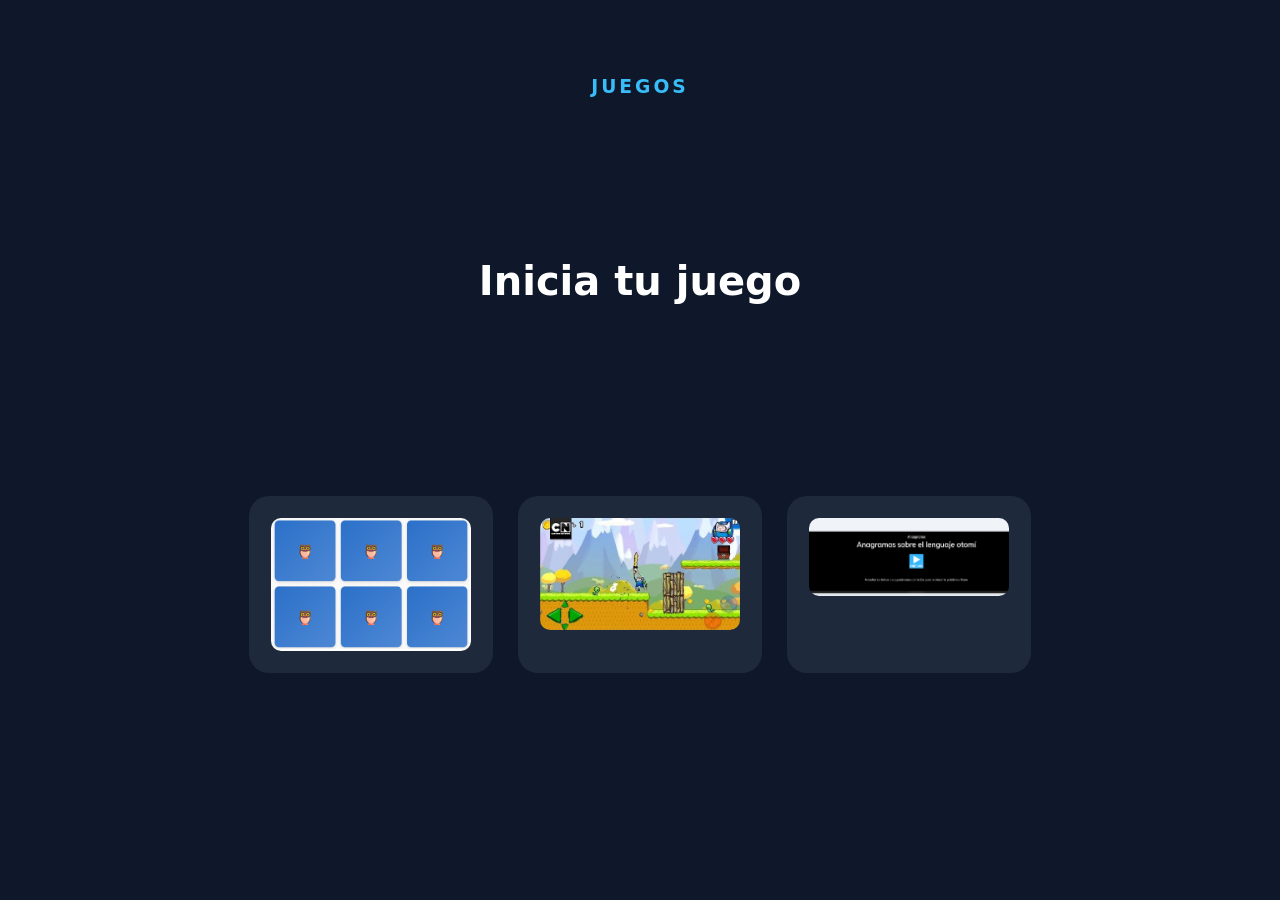
<file: juegos.html>
<!DOCTYPE html>
<html lang="en">
<head>
    <meta charset="UTF-8">
    <meta name="viewport" content="width=device-width, initial-scale=1.0">
    <title>Document</title>
</head>
<body>
    
<h3>JUEGOS</h3>
<h1>Inicia tu juego</h1>




<div class="container">
    <!-- Correcta -->
    <div class="card" onclick="location.href= 'memorama.html'">
        <img src="img/memorama.png" width="200px">
       
    </div>
    <!-- inCorrecta -->
    <div class="card" onclick= "location.href= 'saltar.html'">
         <img src="img/salta.youtube" width="200px">
    </div>
<!-- inCorrecta -->
    <div class="card" onclick="location.href='completar.html'">
        <img src="img/completa.png" width="200px">    
    </div>
</div>
</section>

    
</body>
    <style>
        body {
            margin: 0;
            min-height: 100vh;
            display: grid;
            place-items: center;
            background: #0f172a;
            color: #fff;
            font-family: system-ui, sans-serif;
            text-align: center;
        }

        h3 { color: #38bdf8; letter-spacing: 3px; margin: 0; }
        h1 { margin: 10px 0 40px; font-size: 2.5rem; }

        .container {
            display: flex;
            gap: 25px;
            flex-wrap: wrap;
            justify-content: center;
        }

        .card {
            background: #1e293b;
            padding: 20px;
            border-radius: 20px;
            border: 2px solid transparent;
            cursor: pointer;
            transition: 0.3s ease;
        }

        .card:hover {
            transform: translateY(-10px);
            border-color: #38bdf8;
            box-shadow: 0 10px 25px rgba(56, 189, 248, 0.3);
        }

        .card img { border-radius: 10px; display: block; }
    </style>
</html>
<section id="Juegos">
</file>
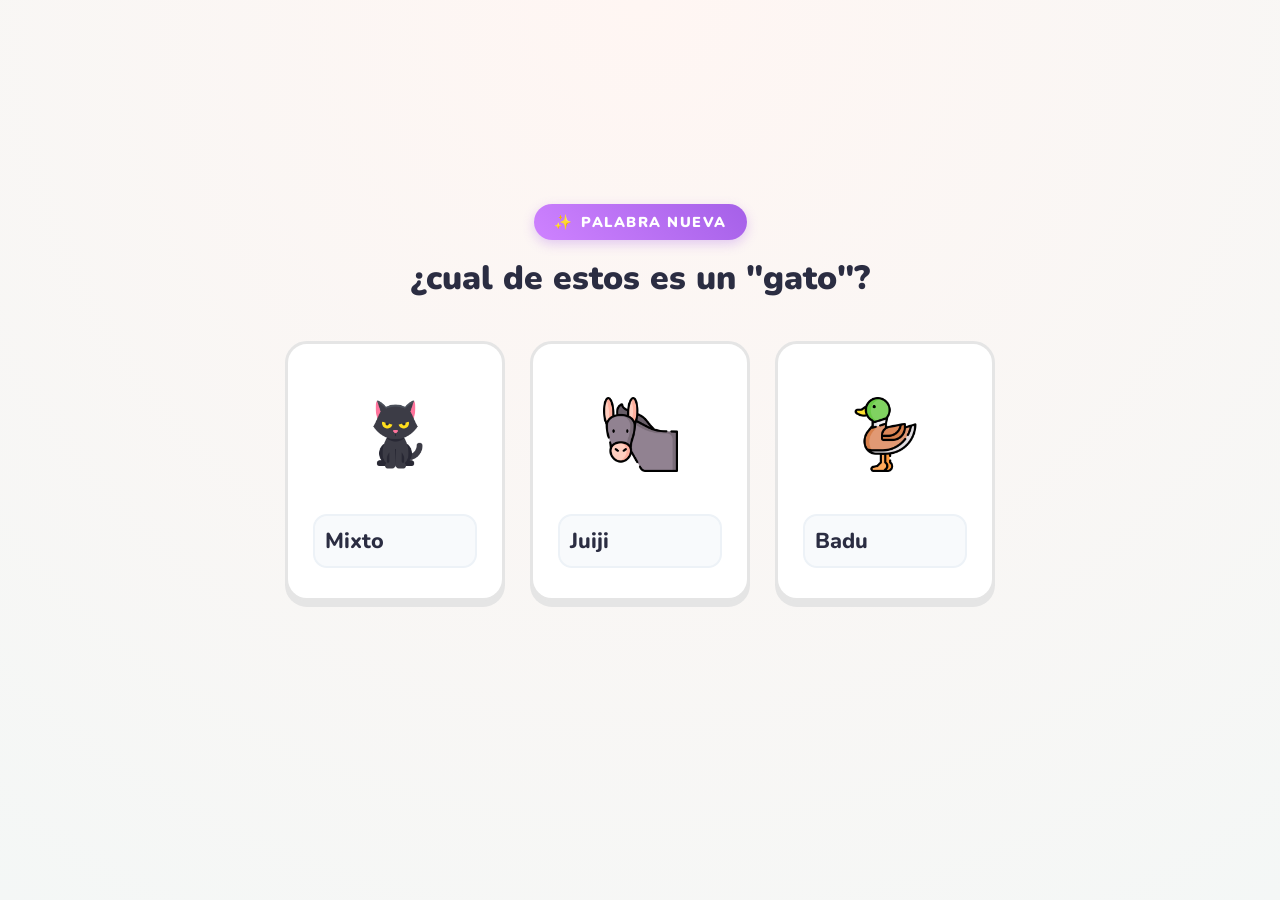
<file: leccion1.html>
<!DOCTYPE html>
<html lang="en">
<head>
    <meta charset="UTF-8">
    <meta name="viewport" content="width=device-width, initial-scale=1.0">
    <title>Document</title>
    <link rel="stylesheet" href="estilo.css">
</head>
<style>
    @import url('https://fonts.googleapis.com/css2?family=Nunito:wght@700;800;900&display=swap');

    :root {
        --primario: #ff5e3a;
        --verde-ok: #58cc02;
        --verde-sombra: #46a302;
        --rojo-error: #ff4b4b;
        --rojo-sombra: #d33131;
        --azul: #1cb0f6;
        --fondo: #f4f7f6;
        --blanco: #ffffff;
        --texto: #2b2d42;
    }

    * {
        margin: 0;
        padding: 0;
        box-sizing: border-box;
        font-family: 'Nunito', sans-serif !important;
    }

    body {
        min-height: 100vh;
        background: radial-gradient(circle at top, #fff6f3, var(--fondo));
        display: flex;
        flex-direction: column;
        align-items: center;
        justify-content: center;
        padding: 30px 20px;
        color: var(--texto);
    }

    /* Etiqueta superior "PALABRA NUEVA" */
    h3 {
        background: linear-gradient(45deg, #ce82ff, #a560e8);
        color: var(--blanco);
        font-size: 0.9rem;
        font-weight: 900;
        letter-spacing: 1.5px;
        padding: 8px 20px;
        border-radius: 50px;
        margin-bottom: 15px;
        box-shadow: 0 4px 12px rgba(165, 96, 232, 0.3);
        display: inline-flex;
        align-items: center;
        gap: 8px;
    }

    h3::before {
        content: "✨";
    }

    /* Pregunta principal */
    h1 {
        font-size: 2.1rem;
        font-weight: 900;
        color: var(--texto);
        margin-bottom: 40px;
        text-align: center;
    }

    /* Contenedor de tarjetas en fila */
    .contenedor {
        display: flex;
        justify-content: center;
        align-items: stretch;
        gap: 25px;
        flex-wrap: wrap;
        max-width: 850px;
        width: 100%;
    }

    /* Tarjetas interactivas estilo 3D */
    .card {
        background: var(--blanco);
        border: 3px solid #e5e5e5;
        box-shadow: 0 6px 0 #e5e5e5;
        border-radius: 22px;
        padding: 30px 25px;
        width: 220px;
        cursor: pointer;
        display: flex;
        flex-direction: column;
        align-items: center;
        justify-content: space-between;
        transition: all 0.18s cubic-bezier(0.175, 0.885, 0.32, 1.275);
        user-select: none;
    }

    /* Ocultar el <br> extra de la segunda tarjeta para alinear todas igual */
    .card br {
        display: none;
    }

    .card img {
        width: 120px;
        height: 120px;
        object-fit: contain;
        margin-bottom: 20px;
        transition: transform 0.25s ease;
    }

    .card p {
        font-size: 1.35rem;
        font-weight: 800;
        color: var(--texto);
        background: #f8fafc;
        width: 100%;
        padding: 10px;
        border-radius: 14px;
        border: 2px solid #edf2f7;
        transition: all 0.2s ease;
    }

    /* Efecto al pasar el mouse */
    .card:hover {
        border-color: var(--azul);
        box-shadow: 0 8px 0 var(--azul);
        transform: translateY(-6px);
    }

    .card:hover img {
        transform: scale(1.12) rotate(3deg);
    }

    .card:hover p {
        color: var(--azul);
        border-color: #bae6fd;
        background: #f0f9ff;
    }

    /* Efecto al presionar */
    .card:active {
        transform: translateY(3px);
        box-shadow: 0 2px 0 var(--azul);
    }

    /* --- ESTADOS DE RESPUESTA (JS) --- */
    .card.correcta {
        background-color: #d7ffb8;
        border-color: var(--verde-ok) !important;
        box-shadow: 0 6px 0 var(--verde-sombra) !important;
        animation: saltoAcierto 0.4s ease;
    }

    .card.correcta p {
        background-color: var(--verde-ok);
        color: var(--blanco);
        border-color: var(--verde-sombra);
    }

    .card.incorrecta {
        background-color: #ffdfe0;
        border-color: var(--rojo-error) !important;
        box-shadow: 0 6px 0 var(--rojo-sombra) !important;
        animation: sacudidaError 0.4s ease;
    }

    .card.incorrecta p {
        background-color: var(--rojo-error);
        color: var(--blanco);
        border-color: var(--rojo-sombra);
    }

    @keyframes saltoAcierto {
        0%, 100% { transform: scale(1); }
        50% { transform: scale(1.08); }
    }

    @keyframes sacudidaError {
        0%, 100% { transform: translateX(0); }
        25% { transform: translateX(-8px); }
        75% { transform: translateX(8px); }
    }

    /* Barra inferior de retroalimentación */
    #barra-resultado {
        margin-top: 35px;
        padding: 16px 35px;
        border-radius: 18px;
        font-size: 1.2rem;
        font-weight: 900;
        opacity: 0;
        transform: translateY(15px);
        transition: all 0.3s ease;
        min-height: 60px;
        display: flex;
        align-items: center;
        justify-content: center;
    }

    #barra-resultado.visible {
        opacity: 1;
        transform: translateY(0);
    }

    .msg-ok {
        background: #d7ffb8;
        color: var(--verde-sombra);
        border: 2px solid var(--verde-ok);
    }

    .msg-error {
        background: #ffdfe0;
        color: var(--rojo-sombra);
        border: 2px solid var(--rojo-error);
    }

    /* Adaptable a celular */
    @media (max-width: 600px) {
        h1 { font-size: 1.6rem; }
        .card { width: 100%; max-width: 300px; flex-direction: row; padding: 15px 20px; }
        .card img { width: 70px; height: 70px; margin-bottom: 0; margin-right: 15px; }
    }
</style>

<script>
    document.addEventListener("DOMContentLoaded", () => {
        const tarjetas = document.querySelectorAll(".card");
        
        // Crear barra de mensaje debajo del contenedor
        const barra = document.createElement("div");
        barra.id = "barra-resultado";
        document.body.appendChild(barra);

        tarjetas.forEach(card => {
            card.addEventListener("click", () => {
                // Limpiar estados anteriores
                tarjetas.forEach(c => c.classList.remove("correcta", "incorrecta"));

                const palabra = card.querySelector("p").textContent.trim().toLowerCase();

                if (palabra === "mixto") {
                    card.classList.add("correcta");
                    barra.textContent = "🎉 ¡Excelente! 'Mixto' significa gato en otomí.";
                    barra.className = "visible msg-ok";
                } else {
                    card.classList.add("incorrecta");
                    barra.textContent = "❌ ¡Ups! Ese no es un gato. Inténtalo de nuevo.";
                    barra.className = "visible msg-error";
                }
            });
        });
    });
</script>
<body>
    <h3>PALABRA NUEVA</h3>
    <h1>¿cual de estos es un "gato"?</h1>
    <div class="contenedor">

        <div class="card">
        <img src="img/gato-negro.png" width="100px">
        <p>Mixto</p>
        </div>


        <div class="card"> <br>
            <img src="img/burro.png" width="100px">
            <p>Juiji</p>
        </div>

        <div class="card">
            <img src="img/pato.png" width="100px">
            <p>Badu</p>
        </div>

    </div>
</body>
</html>
</file>
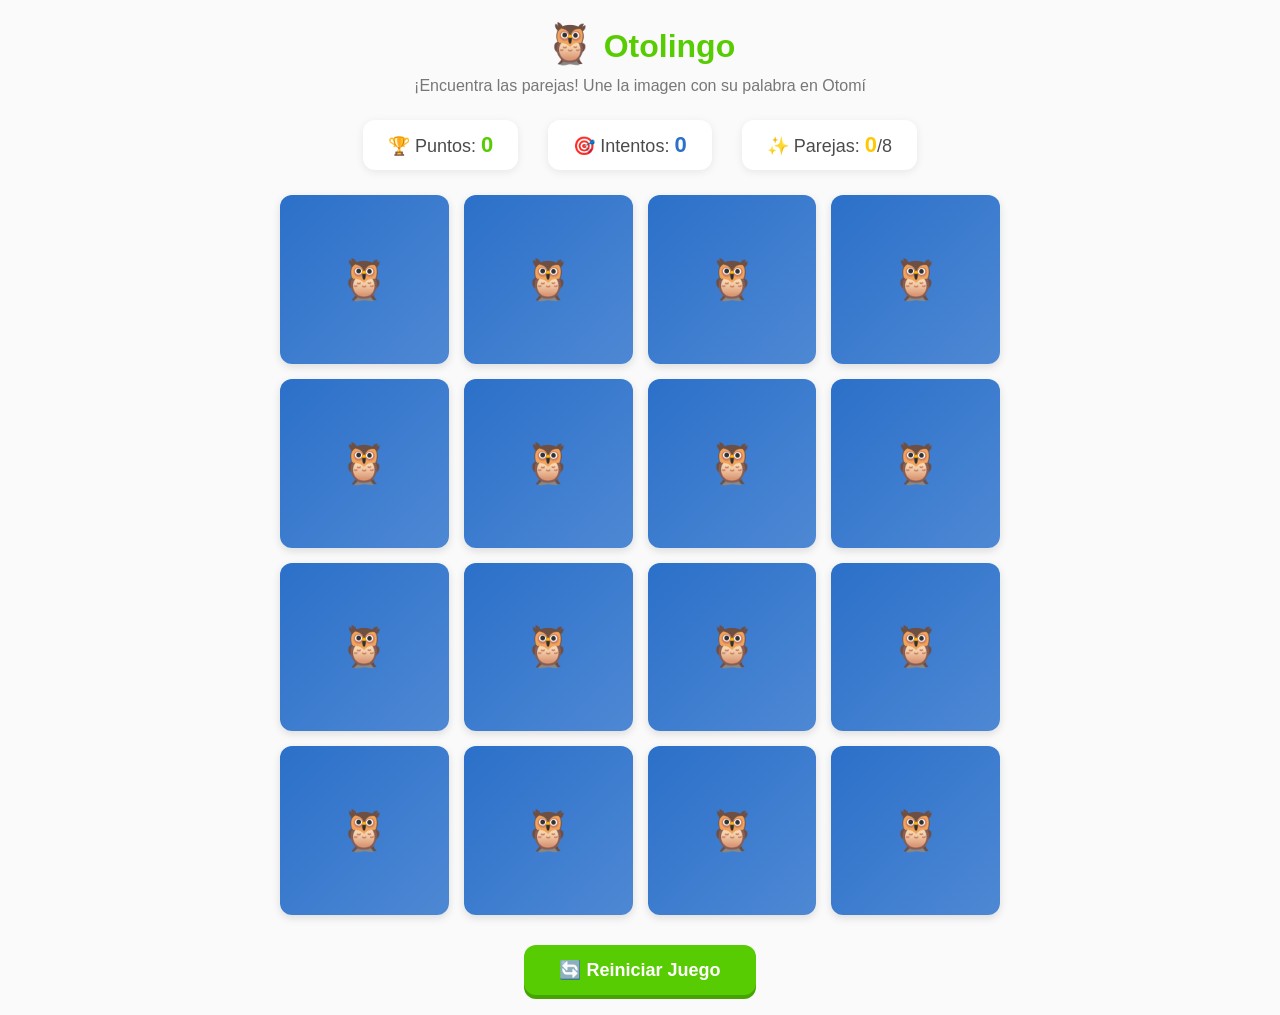
<file: memorama.html>
<!DOCTYPE html>
<html lang="es">
<head>
    <meta charset="UTF-8">
    <meta name="viewport" content="width=device-width, initial-scale=1.0">
    <title>Otolingo 🦉 - Memorama con Imágenes</title>
    <style>
        * {
            margin: 0;
            padding: 0;
            box-sizing: border-box;
            font-family: 'Arial Rounded MT Bold', sans-serif;
        }




        :root {
            --verde: #58CC02;
            --verde-oscuro: #46A302;
            --azul: #2B70C9;
            --azul-claro: #4E88D4;
            --amarillo: #FFC800;
            --rojo: #FF4B4B;
            --gris: #E5E5E5;
            --texto: #4B4B4B;
            --fondo: #FAFAFA;
        }




        body {
            background-color: var(--fondo);
            color: var(--texto);
            min-height: 100vh;
            padding: 20px;
        }




        header {
            text-align: center;
            margin-bottom: 25px;
        }




        h1 {
            font-size: 32px;
            color: var(--verde);
            margin-bottom: 10px;
        }




        h1 span {
            font-size: 40px;
        }




        .subtitulo {
            font-size: 16px;
            color: #777;
        }




        .info-juego {
            display: flex;
            justify-content: center;
            gap: 30px;
            margin-bottom: 25px;
            font-size: 18px;
            flex-wrap: wrap;
        }




        .puntuacion, .intentos, .encontrados {
            background: white;
            padding: 12px 25px;
            border-radius: 12px;
            box-shadow: 0 2px 8px rgba(0,0,0,0.08);
        }




        .puntuacion span { color: var(--verde); font-weight: bold; font-size: 22px; }
        .intentos span { color: var(--azul); font-weight: bold; font-size: 22px; }
        .encontrados span { color: var(--amarillo); font-weight: bold; font-size: 22px; }




        /* TABLERO */
        .tablero {
            max-width: 720px;
            margin: 0 auto;
            display: grid;
            grid-template-columns: repeat(4, 1fr);
            gap: 15px;
        }




        /* TARJETAS */
        .tarjeta {
            aspect-ratio: 1 / 1;
            position: relative;
            cursor: pointer;
            transform-style: preserve-3d;
            transition: transform 0.5s ease;
        }




        .tarjeta.volteada {
            transform: rotateY(180deg);
        }




        .cara {
            position: absolute;
            width: 100%;
            height: 100%;
            border-radius: 12px;
            display: flex;
            align-items: center;
            justify-content: center;
            backface-visibility: hidden;
            box-shadow: 0 3px 8px rgba(0,0,0,0.12);
        }




        .trasera {
            background: linear-gradient(135deg, var(--azul), var(--azul-claro));
            font-size: 40px;
        }




        .frente {
            background: white;
            border: 3px solid var(--amarillo);
            transform: rotateY(180deg);
            flex-direction: column;
            padding: 8px;
        }




        .emoji {
            font-size: 48px;
            margin-bottom: 5px;
        }




        .palabra {
            font-size: 16px;
            font-weight: bold;
            color: var(--azul);
            text-align: center;
        }




        .tarjeta.acertada .frente {
            background: #E8FFE8;
            border-color: var(--verde);
        }




        /* BOTONES */
        .contenedor-boton {
            text-align: center;
            margin-top: 30px;
        }




        .boton {
            background: var(--verde);
            color: white;
            border: none;
            padding: 14px 35px;
            font-size: 18px;
            border-radius: 12px;
            cursor: pointer;
            font-weight: bold;
            box-shadow: 0 4px 0 var(--verde-oscuro);
            transition: all 0.1s;
        }




        .boton:active {
            transform: translateY(4px);
            box-shadow: none;
        }




        /* MENSAJE FINAL */
        .mensaje-final {
            position: fixed;
            top: 50%;
            left: 50%;
            transform: translate(-50%, -50%);
            background: white;
            padding: 40px;
            border-radius: 20px;
            box-shadow: 0 6px 25px rgba(0,0,0,0.2);
            text-align: center;
            z-index: 100;
            display: none;
        }




        .mensaje-final h2 {
            font-size: 28px;
            color: var(--verde);
            margin-bottom: 15px;
        }




        .mensaje-final p {
            font-size: 18px;
            margin-bottom: 20px;
        }




        .oculto {
            display: none !important;
        }




        /* Responsivo */
        @media (max-width: 600px) {
            .tablero {
                grid-template-columns: repeat(3, 1fr);
            }
            .emoji {
                font-size: 36px;
            }
            .palabra {
                font-size: 13px;
            }
        }
    </style>
</head>
<body>




    <header>
        <h1><span>🦉</span> Otolingo</h1>
        <p class="subtitulo">¡Encuentra las parejas! Une la imagen con su palabra en Otomí</p>
    </header>




    <div class="info-juego">
        <div class="puntuacion">🏆 Puntos: <span id="puntos">0</span></div>
        <div class="intentos">🎯 Intentos: <span id="intentos">0</span></div>
        <div class="encontrados">✨ Parejas: <span id="encontrados">0</span>/8</div>
    </div>




    <div class="tablero" id="tablero"></div>




    <div class="contenedor-boton">
        <button class="boton" onclick="reiniciarJuego()">🔄 Reiniciar Juego</button>
    </div>




    <!-- MENSAJE FINAL -->
    <div class="mensaje-final" id="mensajeFinal">
        <h2>🎉 ¡Felicidades!</h2>
        <p>Has encontrado todas las parejas en <strong id="totalIntentos">0</strong> intentos</p>
        <p>Puntuación final: <strong id="puntosFinal">0</strong> puntos</p>
        <button class="boton" onclick="cerrarMensaje(); reiniciarJuego();">¡Jugar otra vez!</button>
    </div>




    <script>
        // ==========================================
        // BASE DE DATOS: IMAGEN ↔ PALABRA EN OTOMÍ
        // ==========================================
      const parejas = [
            { imagen: "🐕", palabra: "F'yo", nombre: "Perro" },
            { imagen: "🐱", palabra: "Mixtu", nombre: "Gato" },
            { imagen: "🏠", palabra: "Nguu", nombre: "Casa" },
            { imagen: "💧", palabra: "Deje", nombre: "Agua" },
            { imagen: "🌽", palabra: "dethä", nombre: "Maíz" },
            { imagen: "☀️", palabra: "Jädi", nombre: "Sol" },
            { imagen: "🌙", palabra: "Zänä", nombre: "Luna" },
            { imagen: "👋", palabra: "Jaxia", nombre: "Hola" }
        ];






        // ==========================================
        // VARIABLES DEL JUEGO
        // ==========================================
        let puntos = 0;
        let intentos = 0;
        let parejasEncontradas = 0;
        let tarjetasVolteadas = [];
        let bloqueado = false;




        // ==========================================
        // INICIAR JUEGO
        // ==========================================
        function iniciarJuego() {
            puntos = 0;
            intentos = 0;
            parejasEncontradas = 0;
            tarjetasVolteadas = [];
            bloqueado = false;
           
            actualizarPuntuacion();
            generarTarjetas();
        }




        // ==========================================
        // MEZCLAR ARRAY
        // ==========================================
        function mezclar(array) {
            return array.slice().sort(() => Math.random() - 0.5);
        }




        // ==========================================
        // GENERAR TARJETAS
        // ==========================================
        function generarTarjetas() {
            const tablero = document.getElementById('tablero');
            tablero.innerHTML = "";




            // Crear pares: una tarjeta con IMAGEN y otra con la PALABRA en Otomí
            let tarjetas = [];
            parejas.forEach((par, indice) => {
                // Tarjeta con imagen
                tarjetas.push({ tipo: "imagen", contenido: par.imagen, parId: indice });
                // Tarjeta con palabra en Otomí
                tarjetas.push({ tipo: "palabra", contenido: par.palabra, parId: indice });
            });




            // Mezclar las tarjetas
            tarjetas = mezclar(tarjetas);




            // Crear cada tarjeta en el HTML
            tarjetas.forEach((datos) => {
                const tarjeta = document.createElement('div');
                tarjeta.className = 'tarjeta';
                tarjeta.dataset.parId = datos.parId;
                tarjeta.dataset.tipo = datos.tipo;
               
                if (datos.tipo === "imagen") {
                    tarjeta.innerHTML = `
                        <div class="cara trasera">🦉</div>
                        <div class="cara frente">
                            <div class="emoji">${datos.contenido}</div>
                        </div>
                    `;
                } else {
                    tarjeta.innerHTML = `
                        <div class="cara trasera">🦉</div>
                        <div class="cara frente">
                            <div class="palabra">${datos.contenido}</div>
                        </div>
                    `;
                }
               
                tarjeta.onclick = () => voltearTarjeta(tarjeta);
                tablero.appendChild(tarjeta);
            });
        }




        // ==========================================
        // VOLTEAR TARJETA
        // ==========================================
        function voltearTarjeta(tarjeta) {
            if (bloqueado) return;
            if (tarjeta.classList.contains('volteada')) return;
            if (tarjeta.classList.contains('acertada')) return;




            tarjeta.classList.add('volteada');
            tarjetasVolteadas.push(tarjeta);




            if (tarjetasVolteadas.length === 2) {
                intentos++;
                actualizarPuntuacion();
                comprobarPareja();
            }
        }




        // ==========================================
        // COMPROBAR SI SON PAREJA
        // ==========================================
        function comprobarPareja() {
            bloqueado = true;
            const t1 = tarjetasVolteadas[0];
            const t2 = tarjetasVolteadas[1];




            if (t1.dataset.parId === t2.dataset.parId) {
                // ✅ ¡ENCONTRÓ LA PAREJA!
                puntos += 10;
                parejasEncontradas++;
               
                setTimeout(() => {
                    t1.classList.add('acertada');
                    t2.classList.add('acertada');
                    t1.style.cursor = "default";
                    t2.style.cursor = "default";
                    actualizarPuntuacion();
                   
                    if (parejasEncontradas === parejas.length) {
                        setTimeout(mostrarMensajeFinal, 500);
                    }
                   
                    tarjetasVolteadas = [];
                    bloqueado = false;
                }, 600);
               
            } else {
                // ❌ NO SON IGUALES
                setTimeout(() => {
                    t1.classList.remove('volteada');
                    t2.classList.remove('volteada');
                    tarjetasVolteadas = [];
                    bloqueado = false;
                }, 1000);
            }
        }




        function actualizarPuntuacion() {
            document.getElementById('puntos').textContent = puntos;
            document.getElementById('intentos').textContent = intentos;
            document.getElementById('encontrados').textContent = `${parejasEncontradas}`;
        }




        function mostrarMensajeFinal() {
            document.getElementById('totalIntentos').textContent = intentos;
            document.getElementById('puntosFinal').textContent = puntos;
            document.getElementById('mensajeFinal').style.display = "block";
        }




        function cerrarMensaje() {
            document.getElementById('mensajeFinal').style.display = "none";
        }




        function reiniciarJuego() {
            cerrarMensaje();
            iniciarJuego();
        }




        window.onload = iniciarJuego;
    </script>
</body>
</html>
</file>
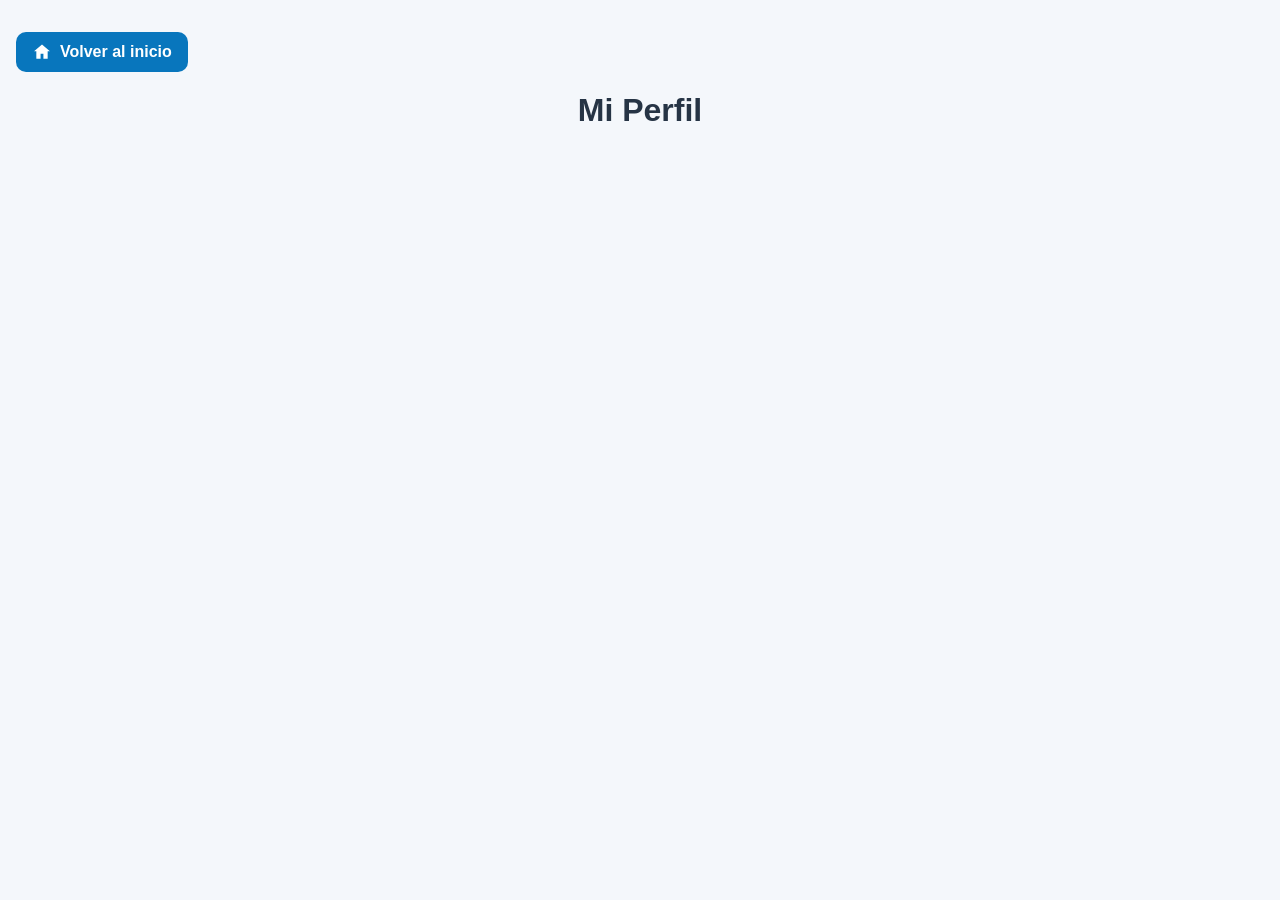
<file: perfil.html>
<!DOCTYPE html>
<html lang="es">
<head>
    <meta charset="UTF-8">
    <title>Progreso de usuarios</title>
    <style>
        body {
            margin: 0;
            padding: 32px 16px;
            background: #f4f7fb;
            color: #263445;
            font-family: Arial, sans-serif;
        }


        h1 {
            margin: 0 0 24px;
            color: #263445;
            text-align: center;
        }


        .boton-inicio {
            display: inline-flex;
            align-items: center;
            gap: 8px;
            margin-bottom: 20px;
            padding: 10px 16px;
            border-radius: 10px;
            background: #0876bd;
            color: #fff;
            font-weight: 600;
            text-decoration: none;
            transition: background-color 0.2s ease;
        }


        .boton-inicio:hover {
            background: #065d96;
        }


        .boton-inicio:focus-visible {
            outline: 3px solid #263445;
            outline-offset: 3px;
        }


        #contenedor {
            width: min(100%, 720px);
            margin: 0 auto;
        }


        .perfil-card {
            padding: 28px;
            background: #fff;
            border: 1px solid #e5eaf0;
            border-radius: 18px;
            box-shadow: 0 8px 24px rgba(38, 52, 69, 0.08);
        }


        .foto-perfil-container {
            display: flex;
            justify-content: center;
            margin-bottom: 16px;
        }


        .foto-perfil {
            width: 112px;
            height: 112px;
            border: 4px solid #e6f4ff;
            border-radius: 50%;
            object-fit: cover;
        }


        .perfil-card h2 {
            margin: 0 0 18px;
            color: #263445;
            text-align: center;
        }


        .datos-perfil,
        .detalles-progreso {
            color: #526174;
        }


        .datos-perfil p,
        .detalles-progreso p {
            margin: 8px 0;
            overflow-wrap: anywhere;
        }


        .titulo-progreso {
            margin: 28px 0 14px;
            color: #263445;
            font-size: 18px;
        }


        .estadisticas {
            display: grid;
            grid-template-columns: repeat(3, minmax(0, 1fr));
            gap: 14px;
        }


        .estadistica {
            display: flex;
            min-height: 120px;
            flex-direction: column;
            align-items: center;
            justify-content: center;
            gap: 6px;
            padding: 16px 10px;
            border-radius: 14px;
            text-align: center;
        }


        .estadistica--porcentaje {
            background: #e6f4ff;
            color: #0876bd;
        }


        .estadistica--experiencia {
            background: #f0eaff;
            color: #7041bd;
        }


        .estadistica--racha {
            background: #fff0df;
            color: #c76a12;
        }


        .estadistica-label {
            font-size: 14px;
            font-weight: 600;
        }


        .estadistica-valor {
            font-size: 30px;
            line-height: 1.1;
        }


        .estadistica-detalle {
            font-size: 13px;
        }


        .detalles-progreso {
            margin-top: 20px;
            padding-top: 12px;
            border-top: 1px solid #e5eaf0;
        }


        @media (max-width: 520px) {
            .perfil-card {
                padding: 20px 16px;
            }


            .estadisticas {
                grid-template-columns: 1fr;
                gap: 10px;
            }


            .estadistica {
                min-height: 96px;
            }
        }


    </style>
</head>
<body>


<a class="boton-inicio" href="index.html">
    <svg aria-hidden="true" viewBox="0 0 24 24" width="20" height="20" fill="currentColor">
        <path d="M12 3 2.5 11h2.7v9h5.1v-5.8h3.4V20h5.1v-9h2.7L12 3z"/>
    </svg>
    <span>Volver al inicio</span>
</a>


<h1>Mi Perfil</h1>


<div id="contenedor"></div>


<script src="app.js"></script>


</body>
</html>
</file>
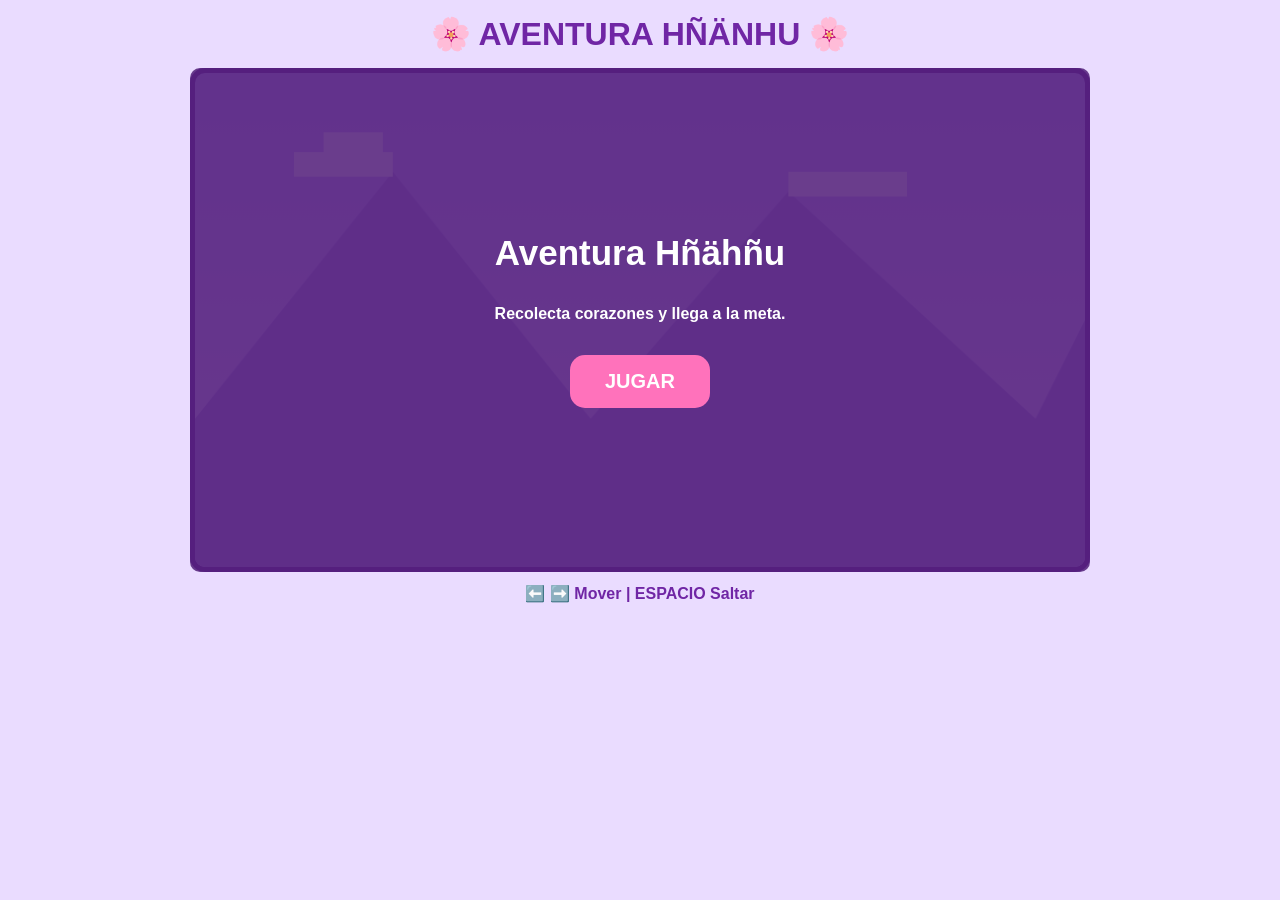
<file: saltar.html>
<!DOCTYPE html>
<html lang="es">
<head>
<meta charset="UTF-8">
<meta name="viewport" content="width=device-width, initial-scale=1.0">
<title>Aventura Hñähñu</title>
<style>
*{
    margin: 0;
    padding: 0;
    box-sizing: border-box;
}




body {
    background: #eadcff;
    font-family: Arial, sans-serif;
    text-align: center;
}




h1 {
    color: #7026a5;
    margin: 15px;
}




#contenedor {
    width: 900px;
    max-width: 95%;
    margin: auto;
    position: relative;
}




canvas {
    width: 100%;
    background: linear-gradient(#c9a7ff, #f4cfff);
    border: 5px solid #7026a5;
    border-radius: 15px;
    display: block;
}




#menu {
    position: absolute;
    top: 0;
    left: 0;
    width: 100%;
    height: 100%;
    background: rgba(80, 30, 120, 0.85);
    color: white;
    display: flex;
    flex-direction: column;
    justify-content: center;
    align-items: center;
    border-radius: 10px;
    gap: 20px;
}




#menu h2 {
    font-size: 35px;
}




button {
    background: #ff72bb;
    border: none;
    padding: 15px 35px;
    border-radius: 15px;
    font-size: 20px;
    color: white;
    cursor: pointer;
    font-weight: bold;
}




button:hover {
    background: #ff43a3;
}




p {
    margin: 12px;
    color: #7026a5;
    font-weight: bold;
}
</style>
</head>




<body>




<h1>🌸 AVENTURA HÑÄNHU 🌸</h1>




<div id="contenedor">




<canvas id="juego" width="900" height="500"></canvas>




<div id="menu">
    <h2 id="titulo">Aventura Hñähñu</h2>
    <p style="color:white">Recolecta corazones y llega a la meta.</p>
    <button onclick="iniciar()">JUGAR</button>
</div>




</div>




<p>⬅️ ➡️ Mover | ESPACIO Saltar</p>




<script>
const canvas = document.getElementById("juego");
const ctx = canvas.getContext("2d");
const menu = document.getElementById("menu");
const titulo = document.getElementById("titulo");




let jugador;
let plataformas;
let corazones;
let obstaculos;
let teclas = {};
let puntos = 0;
let vidas = 3;
let jugando = false;
let camara = 0;
let meta = 3500;




const gravedad = 0.6;




function iniciar() {
    puntos = 0;
    vidas = 3;
    camara = 0;




    jugador = {
        x: 50,
        y: 350,
        w: 35,
        h: 45,
        vx: 0,
        vy: 0,
        suelo: false
    };




    plataformas = [
        {x:0,y:430,w:400,h:70},
        {x:500,y:370,w:180,h:30},
        {x:780,y:320,w:180,h:30},
        {x:1100,y:400,w:300,h:70},
        {x:1500,y:340,w:200,h:30},
        {x:1800,y:290,w:180,h:30},
        {x:2100,y:420,w:350,h:70},
        {x:2600,y:350,w:200,h:30},
        {x:3000,y:400,w:600,h:70}
    ];




    corazones = [
        {x:250,y:350},
        {x:570,y:300},
        {x:850,y:250},
        {x:1200,y:330},
        {x:1550,y:280},
        {x:1850,y:230},
        {x:2200,y:350},
        {x:2650,y:290},
        {x:3200,y:330}
    ];




    obstaculos = [
        {x:600,y:345,w:30,h:25},
        {x:1250,y:375,w:35,h:25},
        {x:2250,y:395,w:35,h:25},
        {x:3150,y:375,w:35,h:25}
    ];




    jugador.x = 50;
    jugador.y = 350;




    jugando = true;
    menu.style.display = "none";




    actualizar();
}




// DIBUJAR JUGADOR
function dibujarJugador() {
    let x = jugador.x - camara;
    let y = jugador.y;




    // Cabello
    ctx.fillStyle = "#382044";
    ctx.fillRect(x+5,y,x+0?25:25,15);
    ctx.fillRect(x,y+10,35,25);




    // Cara
    ctx.fillStyle = "#f4c49c";
    ctx.fillRect(x+8,y+10,20,20);




    // Ojos
    ctx.fillStyle = "#222";
    ctx.fillRect(x+12,y+17,3,4);
    ctx.fillRect(x+22,y+17,3,4);




    // Blusa
    ctx.fillStyle = "#ffffff";
    ctx.fillRect(x+5,y+30,25,10);




    // Falda
    ctx.fillStyle = "#a64bd4";
    ctx.fillRect(x+2,y+38,31,7);




    // Piernas
    ctx.fillStyle = "#382044";
    ctx.fillRect(x+8,y+45,6,8);
    ctx.fillRect(x+22,y+45,6,8);




    // Moño
    ctx.fillStyle = "#ff69b4";
    ctx.fillRect(x+25,y+3,10,5);
}




// DIBUJAR ESCENARIO
function dibujarMundo() {
    ctx.clearRect(0,0,900,500);




    // Montañas
    ctx.fillStyle = "#b38be8";
    ctx.beginPath();
    ctx.moveTo(0,350);
    ctx.lineTo(200,100);
    ctx.lineTo(400,350);
    ctx.lineTo(600,120);
    ctx.lineTo(850,350);
    ctx.lineTo(900,250);
    ctx.lineTo(900,500);
    ctx.lineTo(0,500);
    ctx.fill();




    // Nubes
    ctx.fillStyle = "#fff1ff";
    ctx.fillRect(100,80,100,25);
    ctx.fillRect(130,60,60,25);
    ctx.fillRect(600,100,120,25);




    // Plataformas
    plataformas.forEach(p => {
        let x = p.x-camara;




        ctx.fillStyle = "#7b3f2a";
        ctx.fillRect(x,p.y,p.w,p.h);




        ctx.fillStyle = "#65d85c";
        ctx.fillRect(x,p.y,p.w,12);




        ctx.fillStyle = "#9bff83";
        for(let i=0;i<p.w;i+=20){
            ctx.fillRect(x+i,p.y-3,10,5);
        }
    });




    // Corazones
    corazones.forEach(c => {
        ctx.font = "30px Arial";
        ctx.fillText("💗",c.x-camara,c.y);
    });


    // Meta
    ctx.fillStyle = "#7131a5";
    ctx.fillRect(meta-camara,280,8,150);




    ctx.font = "40px Arial";
    ctx.fillText("🏁",meta-camara-20,280);




    dibujarJugador();




    // HUD
    ctx.fillStyle = "#6d299a";
    ctx.font = "bold 22px Arial";
    ctx.fillText("💗 Vidas: "+vidas,20,35);
    ctx.fillText("⭐ Puntos: "+puntos,700,35);
}




// COLISIONES
function colision(a,b) {
    return a.x < b.x+b.w &&
           a.x+a.w > b.x &&
           a.y < b.y+b.h &&
           a.y+a.h > b.y;
}




// ACTUALIZAR JUGADOR
function mover() {
    jugador.vx = 0;




    if(teclas["ArrowRight"]) jugador.vx = 5;
    if(teclas["ArrowLeft"]) jugador.vx = -5;




    jugador.x += jugador.vx;
    jugador.vy += gravedad;
    jugador.y += jugador.vy;




    jugador.suelo = false;




    plataformas.forEach(p => {
        if(colision(jugador,p) && jugador.vy >= 0 &&
           jugador.y+jugador.h-jugador.vy <= p.y+5) {




            jugador.y = p.y-jugador.h;
            jugador.vy = 0;
            jugador.suelo = true;
        }
    });




    // CAER
    if(jugador.y > 550) perderVida();




    // CORAZONES
    corazones = corazones.filter(c => {
        let objeto = {x:c.x,y:c.y,w:25,h:25};




        if(colision(jugador,objeto)) {
            puntos += 10;
            return false;
        }
        return true;
    });




    // OBSTACULOS
    obstaculos.forEach(o => {
        if(colision(jugador,o)) perderVida();
    });




    // META
    if(jugador.x >= meta) finalizar(true);




    // CAMARA
    camara = jugador.x-200;
    if(camara < 0) camara = 0;
}




// PERDER VIDA
function perderVida() {
    vidas--;




    jugador.x -= 80;
    jugador.y = 300;
    jugador.vy = 0;




    if(vidas <= 0) finalizar(false);
}




// FINAL
function finalizar(victoria) {
    jugando = false;
    menu.style.display = "flex";




    if(victoria) {
        titulo.innerText = "🎉 ¡GANASTE! 🎉";
    } else {
        titulo.innerText = "💔 GAME OVER";
    }




    menu.querySelector("p").innerText =
        "Puntuación final: "+puntos;




    menu.querySelector("button").innerText = "VOLVER A JUGAR";
}




// BUCLE
function actualizar() {
    if(!jugando) return;




    mover();
    dibujarMundo();




    requestAnimationFrame(actualizar);
}




// TECLADO
document.addEventListener("keydown", e => {
    teclas[e.key] = true;




    if(e.code === "Space" && jugador && jugador.suelo) {
        jugador.vy = -13;
        jugador.suelo = false;
    }
});




document.addEventListener("keyup", e => {
    teclas[e.key] = false;
});




// INICIO
dibujarMundo();
</script>




</body>
</html>
</file>
<file: estilo.css>
* {
    box-sizing: border-box;
    margin: 0;
    padding: 0;
    font-family: 'Segoe UI', system-ui, sans-serif;
}

body {
    background: linear-gradient(135deg, #e0f2fe 0%, #f0fdf4 100%);
    display: flex;
    flex-direction: column;
    min-height: 100vh;
    align-items: center;
    color: #1e293b;
}

/* Barra Superior */
.barra_superior {
    width: 100%;
    max-width: 600px;
    background: rgba(255, 255, 255, 0.9);
    backdrop-filter: blur(10px);
    padding: 15px 20px;
    display: flex;
    align-items: center;
    justify-content: space-between;
    border-radius: 0 0 20px 20px;
    box-shadow: 0 8px 20px rgba(0, 0, 0, 0.06);
    position: sticky;
    top: 0;
    z-index: 10;
}

.contenedor_progreso { flex-grow: 1; margin-right: 20px; }

.avance_progreso {
    width: 100%;
    height: 16px;
    background: #e2e8f0;
    border-radius: 10px;
    overflow: hidden;
}

.relleno_progreso {
    width: 20%;
    height: 100%;
    background: linear-gradient(90deg, #58cc02, #84e100);
    border-radius: 10px;
    transition: width 0.4s cubic-bezier(0.34, 1.56, 0.64, 1);
    box-shadow: 0 0 10px rgba(88, 204, 2, 0.5);
}

.caja_vidas { display: flex; align-items: center; gap: 12px; font-weight: 800; font-size: 1.1rem; }
.caja_puntaje { display: flex; align-items: center; gap: 4px; color: #f59e0b; }

/* Secciones */
section {
    width: 100%;
    max-width: 600px;
    min-height: calc(100vh - 70px);
    padding: 30px 20px;
    display: flex;
    flex-direction: column;
    align-items: center;
    justify-content: space-between;
    text-align: center;
    animation: entrar 0.4s ease;
}

section:not(#leccion1) { display: none; }

@keyframes entrar {
    from { opacity: 0; transform: translateY(15px); }
    to { opacity: 1; transform: translateY(0); }
}

h3 { text-transform: uppercase; letter-spacing: 1.5px; font-size: 0.85rem; color: #64748b; margin-bottom: 6px; }
h1 { font-size: 1.8rem; margin-bottom: 25px; font-weight: 800; color: #0f172a; }

/* Tarjetas Interactivas */
.container {
    display: grid;
    grid-template-columns: repeat(auto-fit, minmax(130px, 1fr));
    gap: 16px;
    width: 100%;
    margin-bottom: 30px;
}

.card {
    background: #ffffff;
    border: 2px solid #e2e8f0;
    border-bottom: 6px solid #cbd5e1;
    border-radius: 18px;
    padding: 20px 10px;
    display: flex;
    flex-direction: column;
    align-items: center;
    cursor: pointer;
    transition: all 0.2s cubic-bezier(0.34, 1.56, 0.64, 1);
    user-select: none;
}

.card:hover {
    transform: translateY(-4px) scale(1.02);
    border-color: #38bdf8;
    box-shadow: 0 10px 20px rgba(56, 189, 248, 0.15);
}

.card:active { transform: translateY(2px); border-bottom-width: 2px; }

.card img { max-width: 75px; height: auto; transition: transform 0.2s ease; }
.card:hover img { transform: scale(1.1) rotate(3deg); }

.card h3 { color: #1e293b; margin-top: 12px; font-size: 1.15rem; text-transform: none; letter-spacing: 0; }

.card.seleccionada {
    border-color: #0ea5e9;
    background: #e0f2fe;
    border-bottom-color: #0284c7;
    transform: scale(1.03);
}

/* Botones 3D Llamativos */
.botones { width: 100%; display: flex; flex-direction: column; gap: 12px; }

button {
    width: 100%;
    padding: 16px;
    font-size: 1.05rem;
    font-weight: 800;
    letter-spacing: 1px;
    text-transform: uppercase;
    color: #ffffff;
    background: linear-gradient(180deg, #58cc02 0%, #46a302 100%);
    border: none;
    border-bottom: 5px solid #388202;
    border-radius: 16px;
    cursor: pointer;
    transition: all 0.15s ease;
}

button:hover { filter: brightness(1.06); transform: translateY(-2px); }
button:active { transform: translateY(3px); border-bottom-width: 2px; }
</file>
